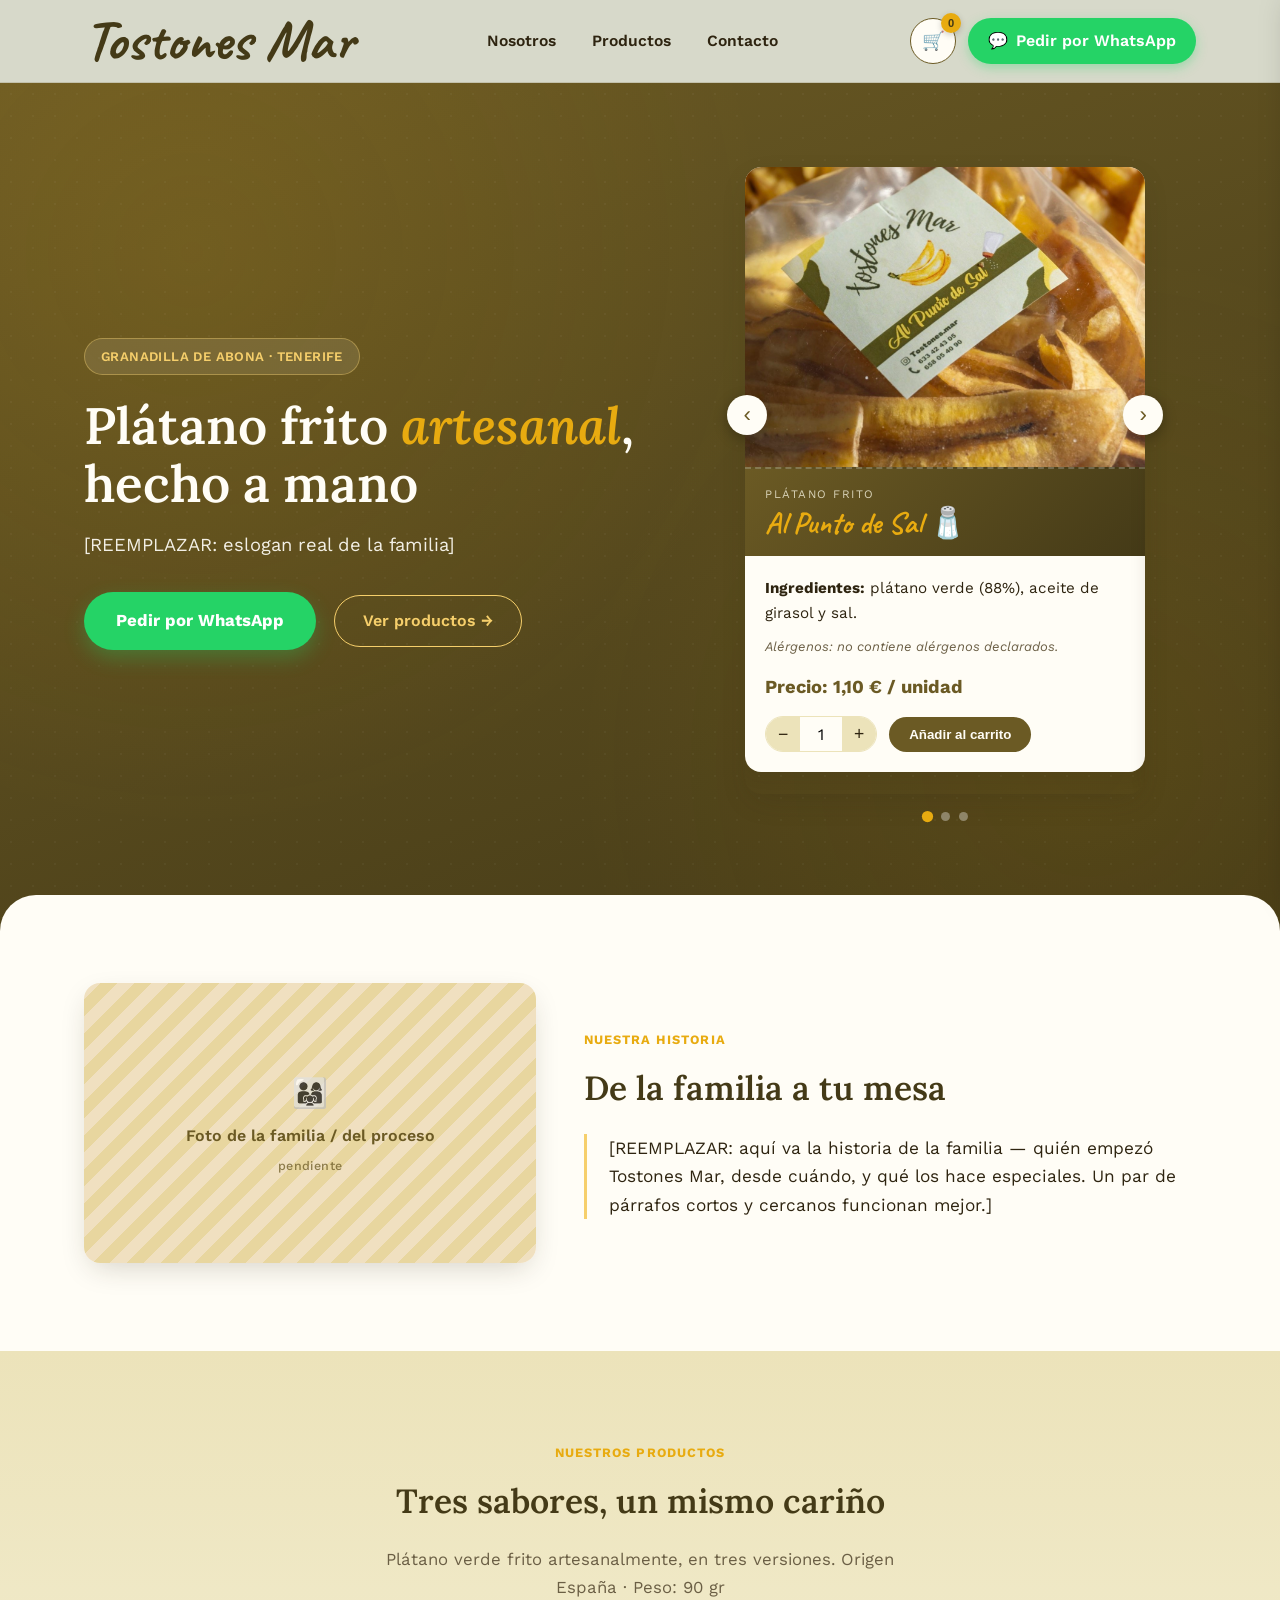
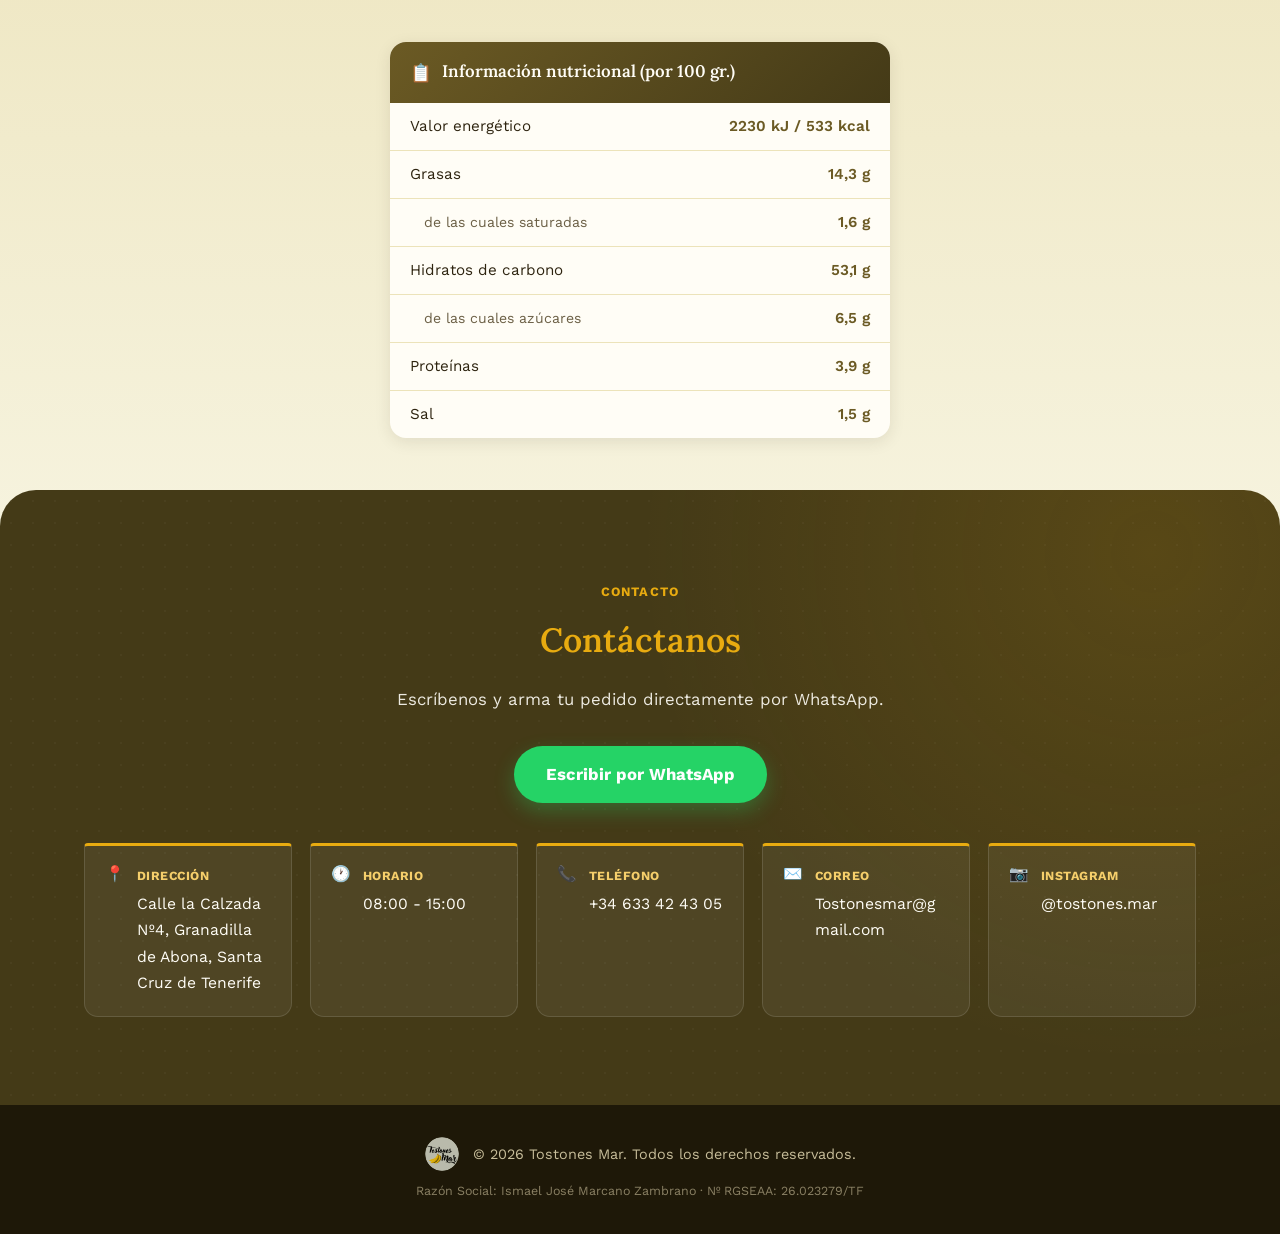
<file: index.html>
<!DOCTYPE html>
<html lang="es">
<head>
<meta charset="UTF-8">
<meta name="viewport" content="width=device-width, initial-scale=1.0">
<title>Tostones Mar — Plátano frito artesanal en Tenerife</title>
<link rel="stylesheet" href="css/style.css">
<link rel="icon" type="image/png" href="imagenes/logo.png">
</head>
<body>

<header class="header">
  <div class="container header-inner">
    <a href="index.html" class="brand">
      <span class="brand-name">Tostones Mar</span>
    </a>
    <nav class="nav" id="nav">
      <a href="#nosotros">Nosotros</a>
      <a href="productos.html">Productos</a>
      <a href="#contacto">Contacto</a>
    </nav>
    <div class="header-actions">
      <button class="cart-btn" id="cartBtn" aria-label="Ver carrito">🛒<span class="cart-count" id="cartCount">0</span></button>
      <a class="btn-whatsapp-header" href="https://wa.me/34633424305" target="_blank" rel="noopener"><span class="wa-icon">💬</span><span class="wa-text">Pedir por WhatsApp</span></a>
      <button class="menu-btn" id="menuBtn" aria-label="Abrir menú" aria-expanded="false"><span></span><span></span><span></span></button>
    </div>
  </div>
</header>

<section class="hero">
  <div class="container hero-inner">
    <div class="hero-texto">
      <span class="hero-badge">Granadilla de Abona · Tenerife</span>
      <h1>Plátano frito <em>artesanal</em>, hecho a mano</h1>
      <p>[REEMPLAZAR: eslogan real de la familia]</p>
      <div class="hero-cta">
        <a class="btn-whatsapp" href="https://wa.me/34633424305" target="_blank" rel="noopener">Pedir por WhatsApp</a>
        <a class="btn-secundario" href="productos.html">Ver productos →</a>
      </div>
    </div>

    <div class="carrusel-col">
      <div class="carrusel" id="carrusel">
        <div class="carrusel-viewport">
          <div class="carrusel-track" id="carruselTrack">

            <div class="carrusel-slide">
              <div class="producto-card">
                <img src="imagenes/sal.jpg" alt="Plátano Frito - Al Punto de Sal" class="producto-img" style="object-position: 50% 34%">
                <div class="producto-ribbon">
                  <span class="ribbon-tipo">Plátano Frito</span>
                  <span class="ribbon-sabor">Al Punto de Sal 🧂</span>
                </div>
                <div class="producto-body">
                  <p><strong>Ingredientes:</strong> plátano verde (88%), aceite de girasol y sal.</p>
                  <p class="alergenos">Alérgenos: no contiene alérgenos declarados.</p>
                  <span class="precio">Precio: 1,10 € / unidad</span>
                  <div class="add-to-cart" data-nombre="Plátano Frito - Al Punto de Sal">
                    <div class="cantidad-selector">
                      <button type="button" class="qty-btn" data-action="dec">−</button>
                      <input type="number" class="qty-input" value="1" min="1">
                      <button type="button" class="qty-btn" data-action="inc">+</button>
                    </div>
                    <button type="button" class="btn-add-cart">Añadir al carrito</button>
                  </div>
                </div>
              </div>
            </div>

            <div class="carrusel-slide">
              <div class="producto-card">
                <img src="imagenes/ajo.jpg" alt="Plátano Frito - Al Ajo" class="producto-img" style="object-position: 50% 46%">
                <div class="producto-ribbon">
                  <span class="ribbon-tipo">Plátano Frito</span>
                  <span class="ribbon-sabor">Al Ajo 🧄</span>
                </div>
                <div class="producto-body">
                  <p><strong>Ingredientes:</strong> plátano verde (88%), aceite de girasol, sal y ajo molido.</p>
                  <p class="alergenos">Alérgenos: puede contener trazas de cacahuetes, dióxido de azufre y sulfitos.</p>
                  <span class="precio">Precio: 1,10 € / unidad</span>
                  <div class="add-to-cart" data-nombre="Plátano Frito - Al Ajo">
                    <div class="cantidad-selector">
                      <button type="button" class="qty-btn" data-action="dec">−</button>
                      <input type="number" class="qty-input" value="1" min="1">
                      <button type="button" class="qty-btn" data-action="inc">+</button>
                    </div>
                    <button type="button" class="btn-add-cart">Añadir al carrito</button>
                  </div>
                </div>
              </div>
            </div>

            <div class="carrusel-slide">
              <div class="producto-card">
                <img src="imagenes/picante.jpg" alt="Plátano Frito - Picante" class="producto-img" style="object-position: 50% 33%">
                <div class="producto-ribbon">
                  <span class="ribbon-tipo">Plátano Frito</span>
                  <span class="ribbon-sabor">Picante 🌶️</span>
                </div>
                <div class="producto-body">
                  <p><strong>Ingredientes:</strong> plátano verde (88%), aceite de girasol, sal y pimentón picante.</p>
                  <p class="alergenos">Alérgenos: puede contener cereales con gluten, frutos de cáscara, mostaza y semillas de sésamo.</p>
                  <span class="precio">Precio: 1,10 € / unidad</span>
                  <div class="add-to-cart" data-nombre="Plátano Frito - Picante">
                    <div class="cantidad-selector">
                      <button type="button" class="qty-btn" data-action="dec">−</button>
                      <input type="number" class="qty-input" value="1" min="1">
                      <button type="button" class="qty-btn" data-action="inc">+</button>
                    </div>
                    <button type="button" class="btn-add-cart">Añadir al carrito</button>
                  </div>
                </div>
              </div>
            </div>

          </div>
        </div>
        <button type="button" class="carrusel-flecha prev" id="carruselPrev" aria-label="Anterior">‹</button>
        <button type="button" class="carrusel-flecha next" id="carruselNext" aria-label="Siguiente">›</button>
        <div class="carrusel-puntos" id="carruselPuntos"></div>
      </div>
    </div>
  </div>
</section>

<section id="nosotros" class="nosotros">
  <div class="container nosotros-inner reveal">
    <div class="nosotros-foto">
      <div class="foto-placeholder">
        <span class="icono-placeholder">👨‍👩‍👧</span>
        Foto de la familia / del proceso
        <small>pendiente</small>
      </div>
    </div>
    <div class="nosotros-texto">
      <span class="section-tag">Nuestra historia</span>
      <h2>De la familia a tu mesa</h2>
      <p>[REEMPLAZAR: aquí va la historia de la familia — quién empezó Tostones Mar, desde cuándo, y qué los hace especiales. Un par de párrafos cortos y cercanos funcionan mejor.]</p>
    </div>
  </div>
</section>

<section id="productos" class="productos">
  <div class="container reveal">
    <span class="section-tag">Nuestros productos</span>
    <h2>Tres sabores, un mismo cariño</h2>
    <p class="subtitulo">Plátano verde frito artesanalmente, en tres versiones. Origen España · Peso: 90 gr</p>

    <div class="nutricion">
      <h3>Información nutricional (por 100 gr.)</h3>
      <table>
        <tr><td>Valor energético</td><td>2230 kJ / 533 kcal</td></tr>
        <tr><td>Grasas</td><td>14,3 g</td></tr>
        <tr><td class="fila-sub">de las cuales saturadas</td><td>1,6 g</td></tr>
        <tr><td>Hidratos de carbono</td><td>53,1 g</td></tr>
        <tr><td class="fila-sub">de las cuales azúcares</td><td>6,5 g</td></tr>
        <tr><td>Proteínas</td><td>3,9 g</td></tr>
        <tr><td>Sal</td><td>1,5 g</td></tr>
      </table>
    </div>
  </div>
</section>

<section id="contacto" class="contacto">
  <div class="container reveal">
    <span class="section-tag">Contacto</span>
    <h2>Contáctanos</h2>
    <p>Escríbenos y arma tu pedido directamente por WhatsApp.</p>
    <a class="btn-whatsapp" href="https://wa.me/34633424305" target="_blank" rel="noopener">Escribir por WhatsApp</a>
    <div class="datos-contacto">
      <div class="dato-card"><span class="dato-icono">📍</span><div><strong>Dirección</strong><span>Calle la Calzada Nº4, Granadilla de Abona, Santa Cruz de Tenerife</span></div></div>
      <div class="dato-card"><span class="dato-icono">🕐</span><div><strong>Horario</strong><span>08:00 - 15:00</span></div></div>
      <div class="dato-card"><span class="dato-icono">📞</span><div><strong>Teléfono</strong><span>+34 633 42 43 05</span></div></div>
      <div class="dato-card"><span class="dato-icono">✉️</span><div><strong>Correo</strong><span>Tostonesmar@gmail.com</span></div></div>
      <div class="dato-card"><span class="dato-icono">📷</span><div><strong>Instagram</strong><a href="https://www.instagram.com/tostones.mar?igsh=MTF5aGNlNXZ4ZDY1eA==" target="_blank" rel="noopener">@tostones.mar</a></div></div>
    </div>
  </div>
</section>

<footer class="footer">
  <div class="container">
    <div class="footer-inner">
      <img src="imagenes/logo.png" alt="Tostones Mar" class="footer-logo">
      <p>&copy; 2026 Tostones Mar. Todos los derechos reservados.</p>
    </div>
    <p class="legal">Razón Social: Ismael José Marcano Zambrano · Nº RGSEAA: 26.023279/TF</p>
  </div>
</footer>

<div class="overlay" id="overlay"></div>

<aside class="cart-drawer" id="cartDrawer">
  <div class="cart-header">
    <h3>Tu solicitud</h3>
    <button type="button" class="cerrar" id="cerrarCart" aria-label="Cerrar carrito">✕</button>
  </div>
  <div class="cart-items" id="cartItems">
    <p class="cart-vacio" id="cartVacio">Aún no has añadido productos.</p>
  </div>
  <button type="button" class="btn-whatsapp btn-checkout" id="btnCheckout" style="display:none">Enviar solicitud</button>
</aside>

<div class="modal" id="checkoutModal">
  <div class="modal-content">
    <button type="button" class="cerrar" id="cerrarModal" aria-label="Cerrar formulario">✕</button>
    <h3>Completa tus datos</h3>
    <p class="modal-nota">Enviaremos tu solicitud directamente a Tostones Mar y te contactaremos pronto.</p>
    <form id="checkoutForm">
      <label for="nombreCompleto">Nombre completo *</label>
      <input type="text" id="nombreCompleto" required>

      <label for="telefono">Número de teléfono *</label>
      <input type="tel" id="telefono" required>

      <label for="correo">Correo electrónico *</label>
      <input type="email" id="correo" required>

      <button type="submit" class="btn-whatsapp">Enviar solicitud por correo</button>
    </form>
  </div>
</div>

<script src="js/script.js"></script>
</body>
</html>
</file>
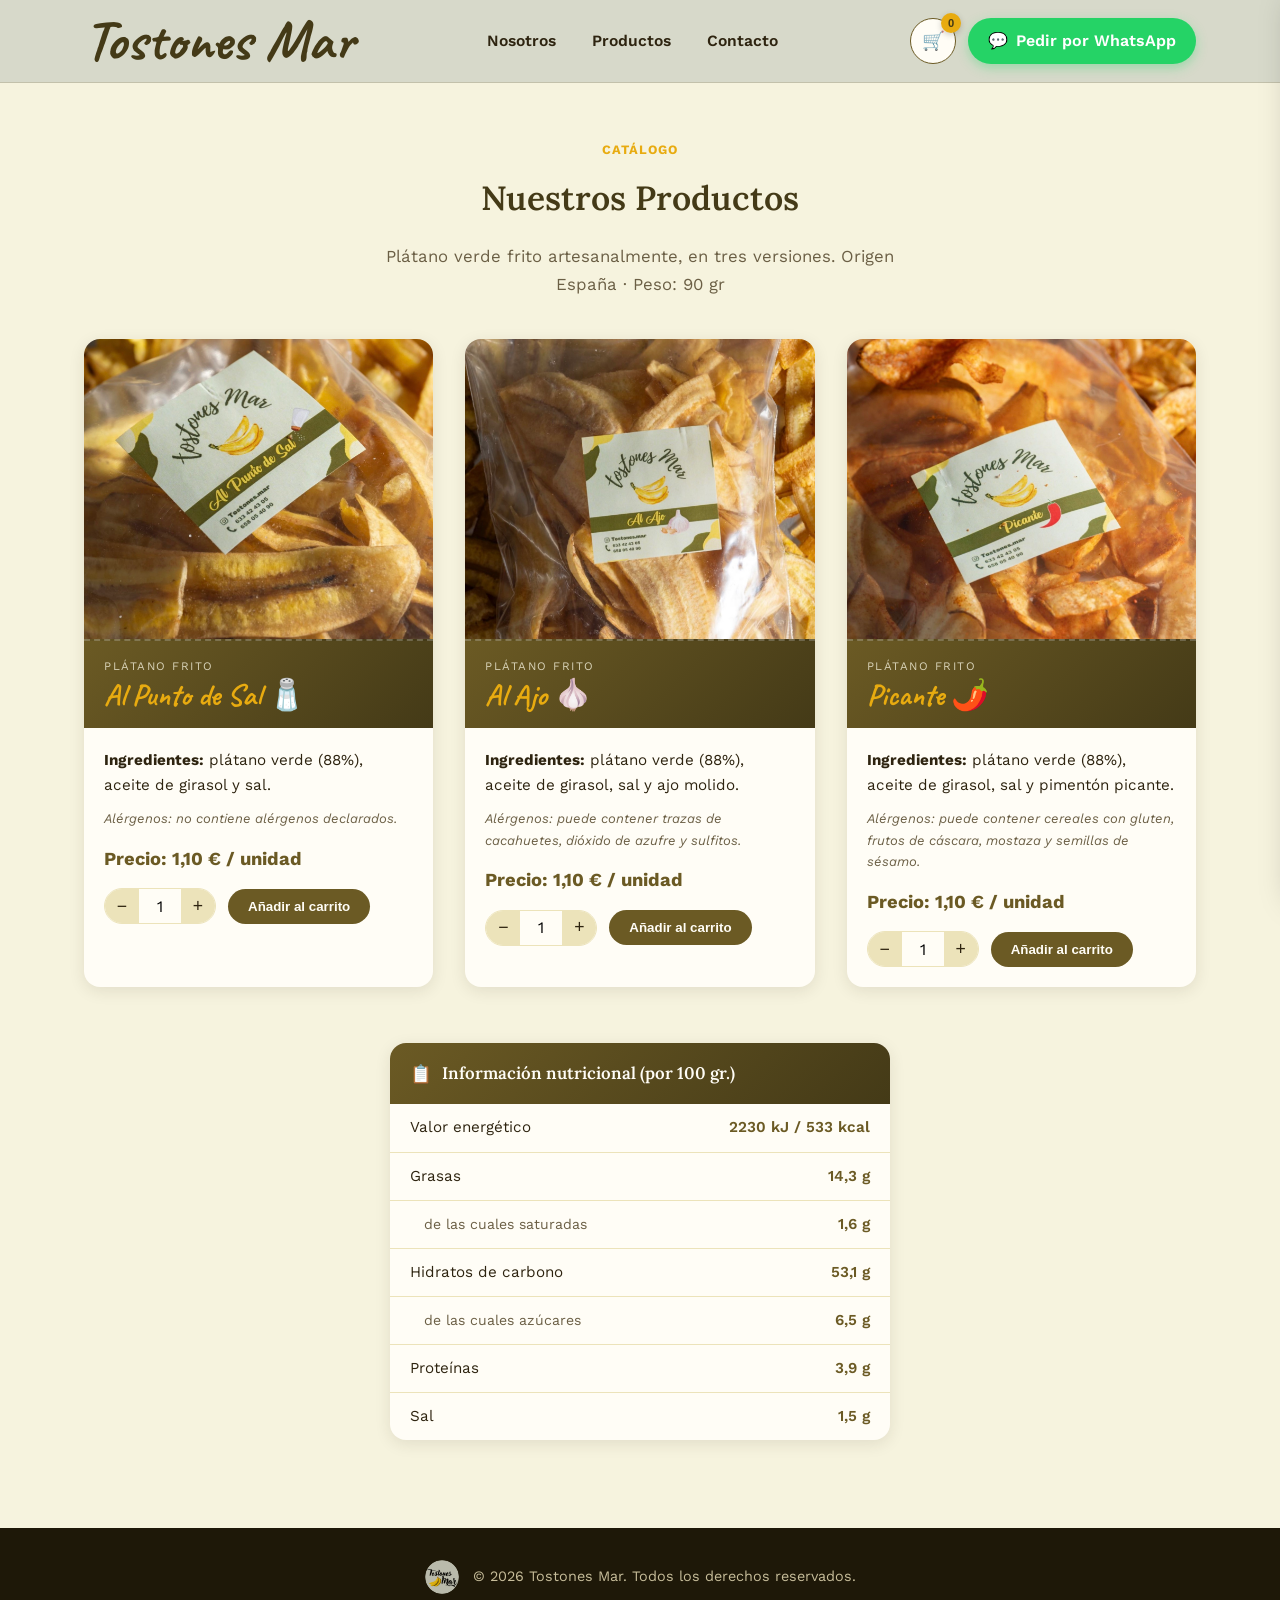
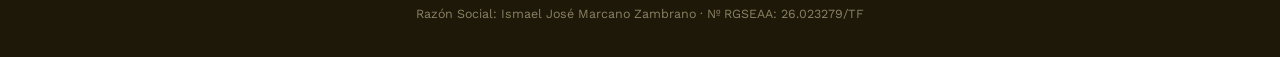
<file: productos.html>
<!DOCTYPE html>
<html lang="es">
<head>
<meta charset="UTF-8">
<meta name="viewport" content="width=device-width, initial-scale=1.0">
<title>Productos - Tostones Mar</title>
<link rel="stylesheet" href="css/style.css">
<link rel="icon" type="image/png" href="imagenes/logo.png">
</head>
<body>

<header class="header">
  <div class="container header-inner">
    <a href="index.html" class="brand">
      <span class="brand-name">Tostones Mar</span>
    </a>
    <nav class="nav" id="nav">
      <a href="index.html#nosotros">Nosotros</a>
      <a href="productos.html">Productos</a>
      <a href="index.html#contacto">Contacto</a>
    </nav>
    <div class="header-actions">
      <button class="cart-btn" id="cartBtn" aria-label="Ver carrito">🛒<span class="cart-count" id="cartCount">0</span></button>
      <a class="btn-whatsapp-header" href="https://wa.me/34633424305" target="_blank" rel="noopener"><span class="wa-icon">💬</span><span class="wa-text">Pedir por WhatsApp</span></a>
      <button class="menu-btn" id="menuBtn" aria-label="Abrir menú" aria-expanded="false"><span></span><span></span><span></span></button>
    </div>
  </div>
</header>

<section class="pagina-productos">
  <div class="container reveal">
    <span class="section-tag">Catálogo</span>
    <h1>Nuestros Productos</h1>
    <p class="subtitulo">Plátano verde frito artesanalmente, en tres versiones. Origen España · Peso: 90 gr</p>

    <div class="grid-productos">

      <div class="producto-card">
        <img src="imagenes/sal.jpg" alt="Plátano Frito - Al Punto de Sal" class="producto-img" style="object-position: 50% 34%">
        <div class="producto-ribbon">
          <span class="ribbon-tipo">Plátano Frito</span>
          <span class="ribbon-sabor">Al Punto de Sal 🧂</span>
        </div>
        <div class="producto-body">
          <p><strong>Ingredientes:</strong> plátano verde (88%), aceite de girasol y sal.</p>
          <p class="alergenos">Alérgenos: no contiene alérgenos declarados.</p>
          <span class="precio">Precio: 1,10 € / unidad</span>
          <div class="add-to-cart" data-nombre="Plátano Frito - Al Punto de Sal">
            <div class="cantidad-selector">
              <button type="button" class="qty-btn" data-action="dec">−</button>
              <input type="number" class="qty-input" value="1" min="1">
              <button type="button" class="qty-btn" data-action="inc">+</button>
            </div>
            <button type="button" class="btn-add-cart">Añadir al carrito</button>
          </div>
        </div>
      </div>

      <div class="producto-card">
        <img src="imagenes/ajo.jpg" alt="Plátano Frito - Al Ajo" class="producto-img" style="object-position: 50% 46%">
        <div class="producto-ribbon">
          <span class="ribbon-tipo">Plátano Frito</span>
          <span class="ribbon-sabor">Al Ajo 🧄</span>
        </div>
        <div class="producto-body">
          <p><strong>Ingredientes:</strong> plátano verde (88%), aceite de girasol, sal y ajo molido.</p>
          <p class="alergenos">Alérgenos: puede contener trazas de cacahuetes, dióxido de azufre y sulfitos.</p>
          <span class="precio">Precio: 1,10 € / unidad</span>
          <div class="add-to-cart" data-nombre="Plátano Frito - Al Ajo">
            <div class="cantidad-selector">
              <button type="button" class="qty-btn" data-action="dec">−</button>
              <input type="number" class="qty-input" value="1" min="1">
              <button type="button" class="qty-btn" data-action="inc">+</button>
            </div>
            <button type="button" class="btn-add-cart">Añadir al carrito</button>
          </div>
        </div>
      </div>

      <div class="producto-card">
        <img src="imagenes/picante.jpg" alt="Plátano Frito - Picante" class="producto-img" style="object-position: 50% 33%">
        <div class="producto-ribbon">
          <span class="ribbon-tipo">Plátano Frito</span>
          <span class="ribbon-sabor">Picante 🌶️</span>
        </div>
        <div class="producto-body">
          <p><strong>Ingredientes:</strong> plátano verde (88%), aceite de girasol, sal y pimentón picante.</p>
          <p class="alergenos">Alérgenos: puede contener cereales con gluten, frutos de cáscara, mostaza y semillas de sésamo.</p>
          <span class="precio">Precio: 1,10 € / unidad</span>
          <div class="add-to-cart" data-nombre="Plátano Frito - Picante">
            <div class="cantidad-selector">
              <button type="button" class="qty-btn" data-action="dec">−</button>
              <input type="number" class="qty-input" value="1" min="1">
              <button type="button" class="qty-btn" data-action="inc">+</button>
            </div>
            <button type="button" class="btn-add-cart">Añadir al carrito</button>
          </div>
        </div>
      </div>

    </div>

    <div class="nutricion">
      <h3>Información nutricional (por 100 gr.)</h3>
      <table>
        <tr><td>Valor energético</td><td>2230 kJ / 533 kcal</td></tr>
        <tr><td>Grasas</td><td>14,3 g</td></tr>
        <tr><td class="fila-sub">de las cuales saturadas</td><td>1,6 g</td></tr>
        <tr><td>Hidratos de carbono</td><td>53,1 g</td></tr>
        <tr><td class="fila-sub">de las cuales azúcares</td><td>6,5 g</td></tr>
        <tr><td>Proteínas</td><td>3,9 g</td></tr>
        <tr><td>Sal</td><td>1,5 g</td></tr>
      </table>
    </div>
  </div>
</section>

<footer class="footer">
  <div class="container">
    <div class="footer-inner">
      <img src="imagenes/logo.png" alt="Tostones Mar" class="footer-logo">
      <p>&copy; 2026 Tostones Mar. Todos los derechos reservados.</p>
    </div>
    <p class="legal">Razón Social: Ismael José Marcano Zambrano · Nº RGSEAA: 26.023279/TF</p>
  </div>
</footer>

<div class="overlay" id="overlay"></div>

<aside class="cart-drawer" id="cartDrawer">
  <div class="cart-header">
    <h3>Tu solicitud</h3>
    <button type="button" class="cerrar" id="cerrarCart" aria-label="Cerrar carrito">✕</button>
  </div>
  <div class="cart-items" id="cartItems">
    <p class="cart-vacio" id="cartVacio">Aún no has añadido productos.</p>
  </div>
  <button type="button" class="btn-whatsapp btn-checkout" id="btnCheckout" style="display:none">Enviar solicitud</button>
</aside>

<div class="modal" id="checkoutModal">
  <div class="modal-content">
    <button type="button" class="cerrar" id="cerrarModal" aria-label="Cerrar formulario">✕</button>
    <h3>Completa tus datos</h3>
    <p class="modal-nota">Enviaremos tu solicitud directamente a Tostones Mar y te contactaremos pronto.</p>
    <form id="checkoutForm">
      <label for="nombreCompleto">Nombre completo *</label>
      <input type="text" id="nombreCompleto" required>

      <label for="telefono">Número de teléfono *</label>
      <input type="tel" id="telefono" required>

      <label for="correo">Correo electrónico *</label>
      <input type="email" id="correo" required>

      <button type="submit" class="btn-whatsapp">Enviar solicitud por correo</button>
    </form>
  </div>
</div>

<script src="js/script.js"></script>
</body>
</html>
</file>
<file: css/style.css>
@import url('https://fonts.googleapis.com/css2?family=Lora:ital,wght@0,400;0,500;0,600;0,700;1,500;1,600&family=Work+Sans:wght@400;500;600;700&family=Caveat:wght@600;700&display=swap');

:root {
  --crema: #f6f3de;
  --crema-oscuro: #ece3ba;
  --oliva: #6b5a24;
  --oliva-luz: #8a7434;
  --oliva-oscuro: #443a17;
  --mostaza: #e8ab10;
  --mostaza-suave: #f6cf6b;
  --texto: #2e2410;
  --texto-suave: #6b5f45;
  --blanco: #fffdf6;
  --whatsapp: #25D366;
  --whatsapp-oscuro: #1ea952;
  --sombra: 0 10px 30px -8px rgba(46, 36, 16, 0.22);
  --sombra-suave: 0 4px 16px rgba(46, 36, 16, 0.10);
  --radio: 16px;
}

* { box-sizing: border-box; margin: 0; padding: 0; }

html { scroll-behavior: smooth; }

body {
  font-family: 'Work Sans', -apple-system, sans-serif;
  color: var(--texto);
  background: var(--crema);
  line-height: 1.65;
  -webkit-font-smoothing: antialiased;
}

.container {
  max-width: 1160px;
  margin: 0 auto;
  padding: 0 24px;
}

h1, h2, h3 { font-family: 'Lora', Georgia, serif; font-weight: 600; text-wrap: pretty; }

a { color: var(--oliva); }
a:hover { color: var(--oliva-oscuro); }

img { max-width: 100%; }

/* ===== HEADER ===== */
.header {
  background: rgba(213, 215, 201, 0.95);
  backdrop-filter: blur(8px);
  border-bottom: 1px solid rgba(107, 90, 36, 0.18);
  position: sticky;
  top: 0;
  z-index: 30;
}

.header-inner {
  display: flex;
  align-items: center;
  justify-content: space-between;
  padding: 12px 24px;
  gap: 16px;
}

.brand {
  display: flex;
  align-items: center;
  gap: 12px;
  text-decoration: none;
  color: var(--texto);
}

.brand-name {
  font-family: 'Caveat', cursive;
  font-weight: 700;
  font-size: 3.6rem;
  line-height: 1;
  color: var(--oliva-oscuro);
  white-space: nowrap;
}

.nav {
  display: flex;
  gap: 32px;
}

.nav a {
  text-decoration: none;
  color: var(--texto);
  font-weight: 600;
  font-size: 0.98rem;
  position: relative;
  padding: 6px 2px;
}
.nav a::after {
  content: '';
  position: absolute;
  left: 0; right: 0; bottom: -2px;
  height: 2px;
  background: var(--mostaza);
  transform: scaleX(0);
  transform-origin: left;
  transition: transform 0.25s ease;
}
.nav a:hover { color: var(--oliva); }
.nav a:hover::after { transform: scaleX(1); }

.header-actions {
  display: flex;
  align-items: center;
  gap: 12px;
}

.btn-whatsapp-header {
  background: var(--whatsapp);
  color: white;
  padding: 10px 20px;
  border-radius: 30px;
  text-decoration: none;
  font-weight: 600;
  white-space: nowrap;
  display: flex;
  align-items: center;
  gap: 8px;
  box-shadow: 0 4px 12px rgba(37, 211, 102, 0.35);
  transition: transform 0.2s ease, box-shadow 0.2s ease;
  animation: pulseOnce 1.5s ease-in-out 1.2s 2;
}
.btn-whatsapp-header:hover { transform: translateY(-2px); box-shadow: 0 8px 18px rgba(37, 211, 102, 0.42); color: white; }
@keyframes pulseOnce {
  0%, 100% { box-shadow: 0 4px 12px rgba(37, 211, 102, 0.35); }
  50% { box-shadow: 0 4px 22px rgba(37, 211, 102, 0.65); }
}

.cart-btn {
  position: relative;
  background: var(--blanco);
  border: 1.5px solid var(--oliva);
  border-radius: 50%;
  width: 46px;
  height: 46px;
  font-size: 1.15rem;
  cursor: pointer;
  display: flex;
  align-items: center;
  justify-content: center;
  transition: background 0.2s ease, transform 0.2s ease;
}
.cart-btn:hover { background: var(--crema-oscuro); transform: translateY(-2px); }

.cart-count {
  position: absolute;
  top: -6px;
  right: -6px;
  background: var(--mostaza);
  color: var(--oliva-oscuro);
  font-size: 0.7rem;
  font-weight: bold;
  min-width: 20px;
  height: 20px;
  border-radius: 50%;
  display: flex;
  align-items: center;
  justify-content: center;
  padding: 0 3px;
  box-shadow: 0 2px 6px rgba(0,0,0,0.2);
  transition: transform 0.2s ease;
}
.cart-count.bump { animation: bump 0.35s ease; }
@keyframes bump { 0% { transform: scale(1); } 40% { transform: scale(1.4); } 100% { transform: scale(1); } }

.menu-btn {
  display: none;
  flex-direction: column;
  justify-content: center;
  gap: 5px;
  width: 40px;
  height: 40px;
  background: none;
  border: none;
  cursor: pointer;
}
.menu-btn span {
  display: block;
  width: 100%;
  height: 2px;
  background: var(--oliva-oscuro);
  border-radius: 2px;
  transition: transform 0.25s ease, opacity 0.25s ease;
}
.menu-btn[aria-expanded="true"] span:nth-child(1) { transform: translateY(7px) rotate(45deg); }
.menu-btn[aria-expanded="true"] span:nth-child(2) { opacity: 0; }
.menu-btn[aria-expanded="true"] span:nth-child(3) { transform: translateY(-7px) rotate(-45deg); }

/* ===== HERO ===== */
.hero {
  background:
    radial-gradient(circle at 15% 20%, rgba(232, 171, 16, 0.10), transparent 45%),
    radial-gradient(circle at 85% 80%, rgba(232, 171, 16, 0.08), transparent 40%),
    radial-gradient(rgba(255,255,255,0.035) 1px, transparent 1px),
    linear-gradient(160deg, var(--oliva) 0%, var(--oliva-oscuro) 100%);
  background-size: auto, auto, 22px 22px, auto;
  color: var(--blanco);
  padding: 84px 0 110px;
  overflow: hidden;
  position: relative;
}

.hero-inner {
  display: grid;
  grid-template-columns: 1.05fr 0.95fr;
  align-items: center;
  gap: 56px;
}

.hero-badge {
  display: inline-flex;
  align-items: center;
  gap: 8px;
  background: rgba(255,255,255,0.1);
  border: 1px solid rgba(246, 207, 107, 0.4);
  color: var(--mostaza-suave);
  font-size: 0.82rem;
  font-weight: 600;
  letter-spacing: 0.03em;
  text-transform: uppercase;
  padding: 7px 16px;
  border-radius: 30px;
  margin-bottom: 22px;
}

.hero-texto h1 {
  font-size: clamp(2.4rem, 4vw, 3.3rem);
  line-height: 1.12;
  margin-bottom: 18px;
  color: var(--blanco);
}
.hero-texto h1 em { color: var(--mostaza); font-style: italic; }

.hero-texto p {
  font-size: 1.15rem;
  max-width: 460px;
  opacity: 0.92;
  margin-bottom: 32px;
}

.hero-cta { display: flex; align-items: center; gap: 18px; flex-wrap: wrap; }

/* ===== CARRUSEL ===== */
.carrusel-col { position: relative; }
.carrusel-col::before {
  content: '';
  position: absolute;
  top: 50%; left: 50%;
  width: 340px; height: 340px;
  background: linear-gradient(135deg, var(--mostaza), var(--oliva-luz));
  opacity: 0.22;
  border-radius: 42% 58% 55% 45% / 55% 45% 58% 42%;
  transform: translate(-50%, -50%) rotate(-6deg);
  z-index: 0;
}
.carrusel { z-index: 1; }

.carrusel {
  position: relative;
  max-width: 400px;
  margin: 0 auto;
}

.carrusel-viewport {
  overflow: hidden;
  border-radius: var(--radio);
  box-shadow: var(--sombra);
}

.carrusel-track {
  display: flex;
  transition: transform 0.45s cubic-bezier(.65,0,.35,1);
}

.carrusel-slide {
  flex: 0 0 100%;
  min-width: 0;
}

.carrusel-flecha {
  position: absolute;
  top: 38%;
  transform: translateY(-50%);
  background: var(--blanco);
  color: var(--oliva);
  border: none;
  width: 40px;
  height: 40px;
  border-radius: 50%;
  font-size: 1.4rem;
  cursor: pointer;
  box-shadow: 0 4px 14px rgba(0,0,0,0.28);
  transition: transform 0.2s ease, background 0.2s ease;
}
.carrusel-flecha:hover { transform: translateY(-50%) scale(1.08); background: var(--mostaza-suave); }
.carrusel-flecha.prev { left: -18px; }
.carrusel-flecha.next { right: -18px; }

.carrusel-puntos {
  display: flex;
  justify-content: center;
  gap: 9px;
  margin-top: 18px;
}

.carrusel-puntos button {
  width: 9px;
  height: 9px;
  border-radius: 50%;
  border: none;
  background: rgba(255,255,255,0.35);
  cursor: pointer;
  padding: 0;
  transition: background 0.2s ease, transform 0.2s ease;
}
.carrusel-puntos button.activo { background: var(--mostaza); transform: scale(1.25); }

.cta-ver-productos { text-align: center; margin-top: 34px; }

/* ===== BOTONES ===== */
.btn-secundario {
  display: inline-flex;
  align-items: center;
  gap: 8px;
  background: transparent;
  color: var(--mostaza-suave);
  border: 1.5px solid var(--mostaza-suave);
  padding: 12px 28px;
  border-radius: 30px;
  text-decoration: none;
  font-weight: 600;
  transition: background 0.2s ease, color 0.2s ease, transform 0.2s ease;
}
.btn-secundario:hover { background: var(--mostaza); border-color: var(--mostaza); color: var(--oliva-oscuro); transform: translateY(-2px); }

.btn-whatsapp {
  display: inline-flex;
  align-items: center;
  gap: 10px;
  background: var(--whatsapp);
  color: white;
  padding: 15px 32px;
  border-radius: 30px;
  text-decoration: none;
  font-weight: 700;
  font-size: 1.05rem;
  box-shadow: 0 8px 20px rgba(37, 211, 102, 0.3);
  transition: transform 0.2s ease, box-shadow 0.2s ease, background 0.2s ease;
}
.btn-whatsapp:hover { transform: translateY(-3px); box-shadow: 0 12px 26px rgba(37, 211, 102, 0.4); background: var(--whatsapp-oscuro); color: white; }

/* ===== SECCIONES GENERALES ===== */
section { padding: 88px 0; }

.section-tag {
  display: inline-block;
  font-size: 0.8rem;
  font-weight: 700;
  letter-spacing: 0.08em;
  text-transform: uppercase;
  color: var(--mostaza);
  margin-bottom: 10px;
}

.reveal {
  opacity: 0;
  transform: translateY(24px);
  transition: opacity 0.7s ease, transform 0.7s ease;
}
.reveal.visible { opacity: 1; transform: translateY(0); }

/* NUESTRA HISTORIA */
.nosotros { background: var(--blanco); position: relative; z-index: 1; margin-top: -36px; border-radius: 36px 36px 0 0; }
.nosotros-inner {
  display: grid;
  grid-template-columns: 0.85fr 1.15fr;
  gap: 48px;
  align-items: center;
}

.nosotros h2, .productos h2, .contacto h2, .pagina-productos h1 {
  font-size: 2.1rem;
  margin-bottom: 18px;
  color: var(--oliva-oscuro);
}

.nosotros-texto p {
  font-size: 1.08rem;
  color: var(--texto);
  position: relative;
  padding-left: 22px;
  border-left: 3px solid var(--mostaza-suave);
}

.nosotros-foto {
  border-radius: var(--radio);
  overflow: hidden;
  box-shadow: var(--sombra);
}

.foto-placeholder {
  background: repeating-linear-gradient(135deg, #f0e0c0, #f0e0c0 12px, #e8d69f 12px, #e8d69f 24px);
  height: 280px;
  display: flex;
  flex-direction: column;
  align-items: center;
  justify-content: center;
  gap: 6px;
  color: var(--oliva);
  font-weight: 600;
  font-family: 'Work Sans', monospace;
}
.foto-placeholder .icono-placeholder { font-size: 1.8rem; opacity: 0.7; }
.foto-placeholder small { font-weight: 500; font-size: 0.78rem; letter-spacing: 0.03em; opacity: 0.75; }

/* PRODUCTOS / NUTRICION en index */
.productos { text-align: center; background: linear-gradient(180deg, var(--crema-oscuro), var(--crema)); }
.productos .subtitulo, .pagina-productos .subtitulo {
  color: var(--texto-suave);
  margin: 0 auto 40px;
  font-size: 1.05rem;
  max-width: 560px;
}
.pagina-productos { text-align: center; padding-top: 56px; }
.pagina-productos .section-tag { display: block; }

.grid-productos {
  display: grid;
  grid-template-columns: repeat(auto-fit, minmax(270px, 1fr));
  gap: 32px;
  margin-bottom: 56px;
}

.producto-card {
  background: var(--blanco);
  border-radius: var(--radio);
  overflow: hidden;
  box-shadow: var(--sombra-suave);
  text-align: left;
  transition: transform 0.3s ease, box-shadow 0.3s ease;
}
.producto-card:hover { transform: translateY(-6px); box-shadow: var(--sombra); }

.producto-img {
  display: block;
  width: 100%;
  height: 300px;
  object-fit: cover;
  object-position: 50% 42%;
  transition: transform 0.4s ease;
}
.producto-card:hover .producto-img:not(.placeholder) { transform: scale(1.05); }

.producto-img.placeholder {
  background: repeating-linear-gradient(45deg, #f0e0c0, #f0e0c0 10px, #ecd8ae 10px, #ecd8ae 20px);
  height: 190px;
  display: flex;
  flex-direction: column;
  gap: 6px;
  align-items: center;
  justify-content: center;
  color: #8a6a3a;
  font-weight: 600;
  font-size: 0.9rem;
}
.producto-img.placeholder::before { content: '📷'; font-size: 1.6rem; opacity: 0.65; }

.producto-ribbon {
  background: linear-gradient(135deg, var(--oliva), var(--oliva-oscuro));
  padding: 16px 20px;
  display: flex;
  flex-direction: column;
  gap: 3px;
  border-top: 2px dashed rgba(255,255,255,0.22);
}

.ribbon-tipo {
  color: var(--crema);
  font-size: 0.72rem;
  letter-spacing: 1.5px;
  text-transform: uppercase;
  opacity: 0.8;
}

.ribbon-sabor {
  color: var(--mostaza);
  font-family: 'Caveat', cursive;
  font-size: 1.9rem;
  font-weight: 700;
  line-height: 1.1;
}

.producto-body { padding: 20px; }
.producto-body p { font-size: 0.95rem; margin-bottom: 10px; color: var(--texto); }
.producto-body .alergenos { font-size: 0.82rem; color: var(--texto-suave); font-style: italic; }
.precio { display: block; font-weight: 700; color: var(--oliva); font-size: 1.15rem; margin: 14px 0; }

.add-to-cart {
  display: flex;
  align-items: center;
  gap: 12px;
  flex-wrap: wrap;
}

.cantidad-selector {
  display: flex;
  align-items: center;
  border: 1.5px solid var(--crema-oscuro);
  border-radius: 30px;
  overflow: hidden;
}

.qty-btn {
  background: var(--crema-oscuro);
  border: none;
  width: 34px;
  height: 34px;
  font-size: 1.1rem;
  cursor: pointer;
  color: var(--texto);
  transition: background 0.15s ease;
}
.qty-btn:hover { background: var(--mostaza-suave); }

.qty-input {
  width: 42px;
  text-align: center;
  border: none;
  font-size: 1rem;
  font-family: inherit;
  background: transparent;
  -moz-appearance: textfield;
}
.qty-input::-webkit-outer-spin-button,
.qty-input::-webkit-inner-spin-button { -webkit-appearance: none; margin: 0; }

.btn-add-cart {
  background: var(--oliva);
  color: var(--blanco);
  border: none;
  padding: 10px 20px;
  border-radius: 30px;
  font-weight: 600;
  cursor: pointer;
  transition: background 0.2s ease, transform 0.2s ease;
}
.btn-add-cart:hover { background: var(--oliva-oscuro); transform: translateY(-2px); }
.btn-add-cart:active { transform: scale(0.96); }

.nutricion {
  max-width: 500px;
  margin: 0 auto;
  background: var(--blanco);
  border-radius: var(--radio);
  overflow: hidden;
  box-shadow: var(--sombra-suave);
}
.nutricion h3 {
  background: linear-gradient(135deg, var(--oliva), var(--oliva-oscuro));
  color: var(--blanco);
  padding: 16px 20px;
  font-size: 1.05rem;
  font-weight: 600;
  display: flex;
  align-items: center;
  gap: 10px;
}
.nutricion h3::before { content: '📋'; font-size: 1.1rem; }
.nutricion table { width: 100%; border-collapse: collapse; }
.nutricion td {
  padding: 11px 20px;
  border-bottom: 1px solid var(--crema-oscuro);
  text-align: left;
  font-size: 0.95rem;
}
.nutricion tr:last-child td { border-bottom: none; }
.nutricion td:last-child { text-align: right; font-weight: 600; color: var(--oliva); }
.nutricion .fila-sub { padding-left: 34px; color: var(--texto-suave); font-size: 0.88rem; font-weight: 400; }

/* CONTACTO */
.contacto {
  background:
    radial-gradient(circle at 90% 10%, rgba(232, 171, 16, 0.12), transparent 40%),
    radial-gradient(rgba(255,255,255,0.03) 1px, transparent 1px),
    var(--oliva-oscuro);
  background-size: auto, 22px 22px, auto;
  color: var(--blanco);
  text-align: center;
  position: relative;
  z-index: 1;
  margin-top: -36px;
  border-radius: 36px 36px 0 0;
}
.contacto h2 { color: var(--mostaza); }
.contacto > .container > p { margin-bottom: 32px; opacity: 0.9; font-size: 1.05rem; }

.datos-contacto {
  margin-top: 40px;
  display: grid;
  grid-template-columns: repeat(auto-fit, minmax(200px, 1fr));
  gap: 18px;
  text-align: left;
}

.dato-card {
  background: rgba(255,255,255,0.06);
  border: 1px solid rgba(255,255,255,0.12);
  border-top: 3px solid var(--mostaza);
  border-radius: 4px 4px 14px 14px;
  padding: 20px;
  display: flex;
  align-items: flex-start;
  gap: 12px;
  transition: background 0.2s ease, transform 0.2s ease;
}
.dato-card:hover { background: rgba(255,255,255,0.1); transform: translateY(-3px); }
.dato-icono { font-size: 1.3rem; line-height: 1; flex-shrink: 0; }
.dato-card strong { display: block; font-size: 0.78rem; text-transform: uppercase; letter-spacing: 0.04em; color: var(--mostaza-suave); margin-bottom: 4px; }
.dato-card span, .dato-card a { font-size: 0.98rem; color: var(--blanco); text-decoration: none; overflow-wrap: anywhere; }
.dato-card a:hover { color: var(--mostaza); }

.footer {
  background: #1e1808;
  color: #c7bd9a;
  padding: 32px 20px;
  font-size: 0.9rem;
}
.footer-inner {
  display: flex;
  align-items: center;
  justify-content: center;
  gap: 14px;
  flex-wrap: wrap;
  text-align: center;
}
.footer-logo { width: 34px; height: 34px; border-radius: 50%; object-fit: cover; opacity: 0.85; }
.footer .legal { margin-top: 10px; font-size: 0.78rem; color: #8a8064; text-align: center; }

/* ===== CARRITO ===== */
.overlay {
  display: none;
  position: fixed;
  inset: 0;
  background: rgba(30, 24, 8, 0.55);
  backdrop-filter: blur(2px);
  z-index: 40;
}
.overlay.visible { display: block; animation: fadeIn 0.25s ease; }
@keyframes fadeIn { from { opacity: 0; } to { opacity: 1; } }

.cart-drawer {
  position: fixed;
  top: 0;
  right: -380px;
  width: 360px;
  max-width: 90vw;
  height: 100%;
  background: var(--blanco);
  box-shadow: -8px 0 30px rgba(0,0,0,0.25);
  z-index: 41;
  display: flex;
  flex-direction: column;
  padding: 26px;
  transition: right 0.35s cubic-bezier(.65,0,.35,1);
}
.cart-drawer.abierto { right: 0; }

.cart-header {
  display: flex;
  justify-content: space-between;
  align-items: center;
  margin-bottom: 22px;
  padding-bottom: 16px;
  border-bottom: 1px solid var(--crema-oscuro);
}
.cart-header h3 { color: var(--oliva-oscuro); font-size: 1.3rem; }

.cerrar {
  background: var(--crema);
  border: none;
  border-radius: 50%;
  width: 34px;
  height: 34px;
  font-size: 1.1rem;
  cursor: pointer;
  color: var(--texto);
  transition: background 0.2s ease;
}
.cerrar:hover { background: var(--crema-oscuro); }

.cart-items { flex: 1; overflow-y: auto; }
.cart-vacio { color: var(--texto-suave); font-size: 0.95rem; text-align: center; padding: 40px 10px; }

.cart-item {
  display: flex;
  justify-content: space-between;
  align-items: center;
  gap: 10px;
  padding: 14px 0;
  border-bottom: 1px solid var(--crema-oscuro);
  animation: fadeIn 0.25s ease;
}
.cart-item-nombre { font-size: 0.93rem; }
.cart-item-cantidad { color: var(--oliva); font-weight: 700; background: var(--crema); padding: 3px 10px; border-radius: 20px; font-size: 0.85rem; }
.cart-item-quitar {
  background: none;
  border: none;
  color: #a33;
  font-size: 1.1rem;
  cursor: pointer;
  width: 28px;
  height: 28px;
  border-radius: 50%;
  transition: background 0.15s ease;
}
.cart-item-quitar:hover { background: #f3dede; }

.btn-checkout { width: 100%; justify-content: center; text-align: center; margin-top: 18px; border: none; }

/* ===== MODAL ===== */
.modal {
  display: none;
  position: fixed;
  inset: 0;
  z-index: 42;
  align-items: center;
  justify-content: center;
  padding: 20px;
}
.modal.visible { display: flex; }

.modal-content {
  position: relative;
  background: var(--blanco);
  border-radius: var(--radio);
  padding: 34px;
  max-width: 440px;
  width: 100%;
  box-shadow: var(--sombra);
  animation: modalPop 0.28s cubic-bezier(.34,1.56,.64,1);
}
@keyframes modalPop { from { opacity: 0; transform: scale(0.94) translateY(10px); } to { opacity: 1; transform: scale(1) translateY(0); } }

.modal-content h3 { color: var(--oliva-oscuro); margin-bottom: 10px; font-size: 1.4rem; }
.modal-nota { font-size: 0.88rem; color: var(--texto-suave); margin-bottom: 22px; }

#checkoutForm { display: flex; flex-direction: column; gap: 6px; }
#checkoutForm label { font-size: 0.88rem; font-weight: 600; margin-top: 10px; color: var(--oliva-oscuro); }
#checkoutForm input {
  padding: 11px 14px;
  border: 1.5px solid var(--crema-oscuro);
  border-radius: 10px;
  font-size: 1rem;
  font-family: inherit;
  transition: border-color 0.2s ease;
}
#checkoutForm input:focus { outline: none; border-color: var(--oliva); }
#checkoutForm .btn-whatsapp { border: none; margin-top: 20px; cursor: pointer; justify-content: center; }

/* ===== RESPONSIVE ===== */
@media (max-width: 900px) {
  .hero-inner { grid-template-columns: 1fr; text-align: center; }
  .hero-texto p { margin-left: auto; margin-right: auto; }
  .hero-cta { justify-content: center; }
  .nosotros-inner { grid-template-columns: 1fr; }
  .nosotros-texto p { text-align: left; }
}

@media (max-width: 720px) {
  .nav {
    position: absolute;
    top: 100%;
    left: 0;
    right: 0;
    background: var(--blanco);
    flex-direction: column;
    gap: 0;
    padding: 8px 0;
    box-shadow: var(--sombra-suave);
    transform: translateY(-8px);
    opacity: 0;
    pointer-events: none;
    transition: opacity 0.2s ease, transform 0.2s ease;
  }
  .nav.abierto { opacity: 1; pointer-events: auto; transform: translateY(0); }
  .nav a { padding: 14px 24px; border-bottom: 1px solid var(--crema); }
  .menu-btn { display: flex; }
  .wa-text { display: none; }
  .btn-whatsapp-header { padding: 0; width: 46px; height: 46px; border-radius: 50%; justify-content: center; }
}

@media (max-width: 600px) {
  .hero { padding: 56px 0 64px; }
  .hero-texto h1 { font-size: 2.15rem; }
  .brand-name { font-size: 2.2rem; }
  section { padding: 60px 0; }
  .modal-content { padding: 26px; }
}
</file>
